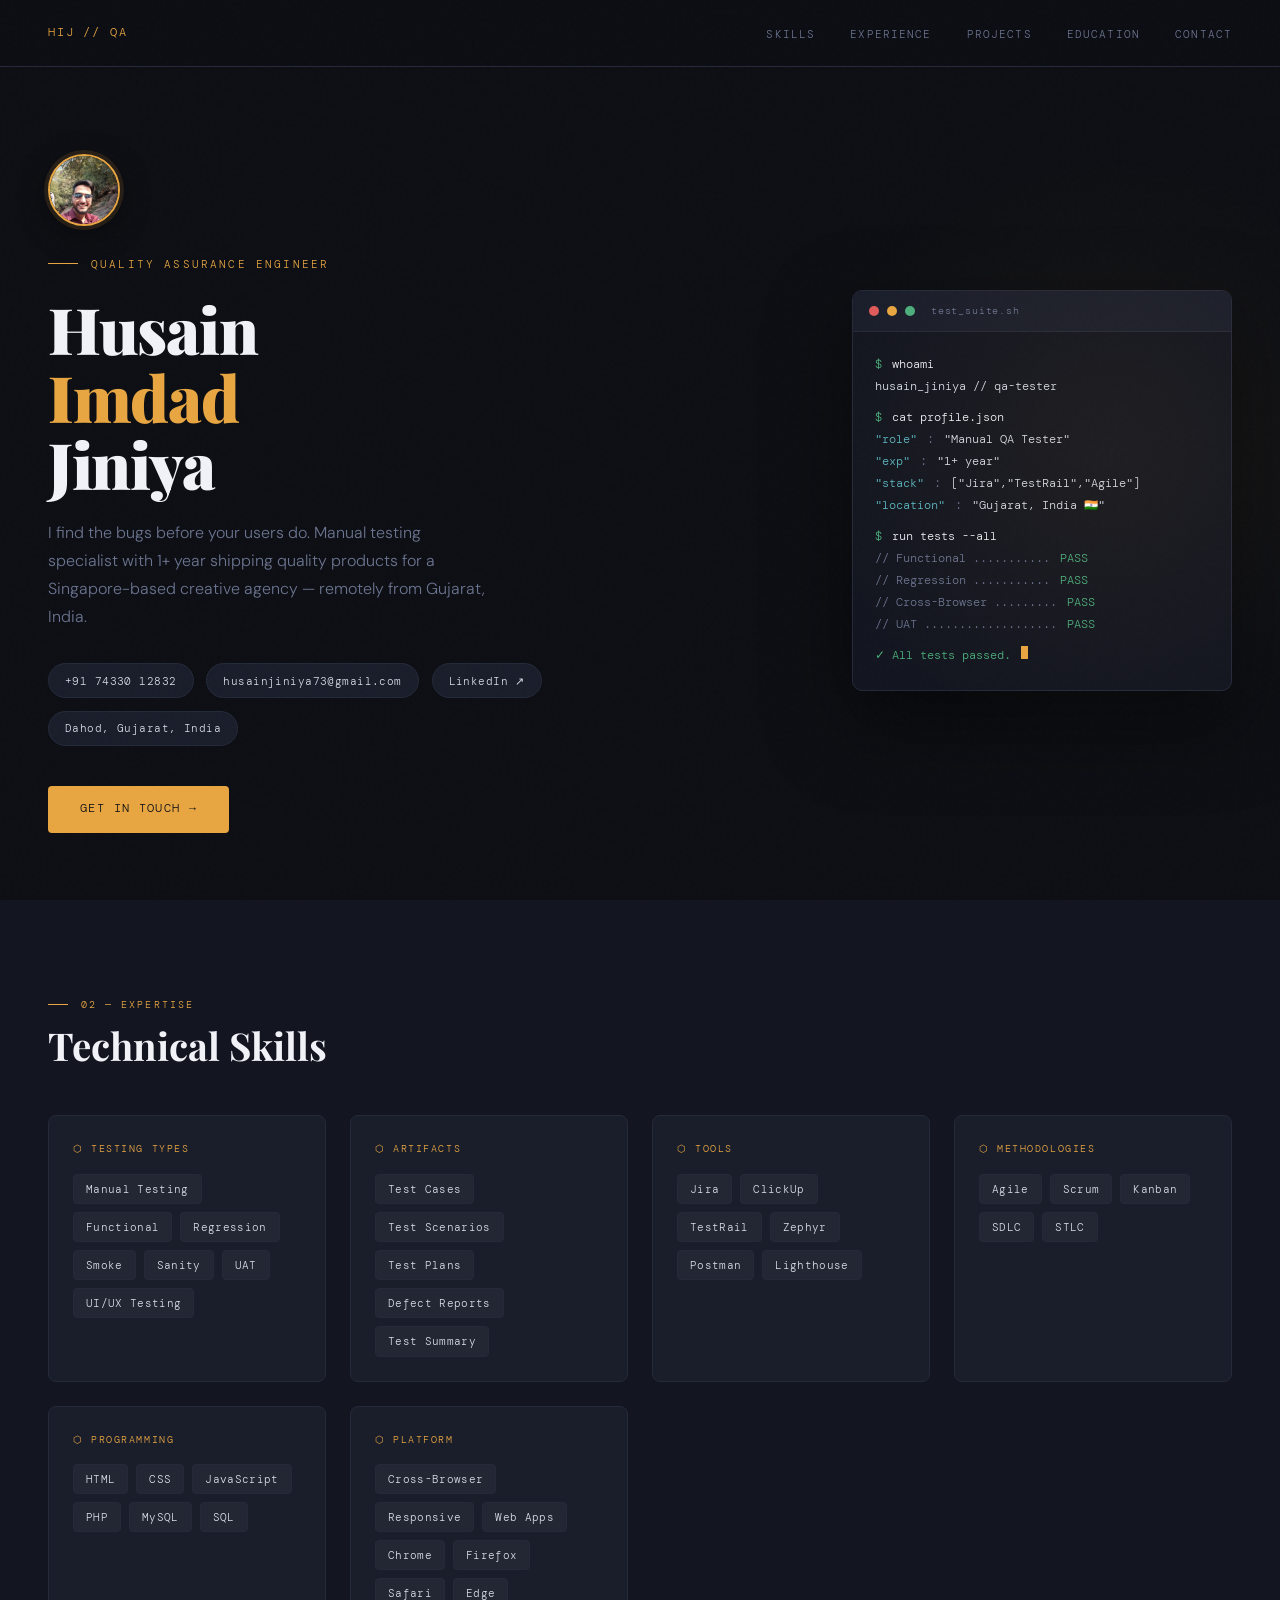
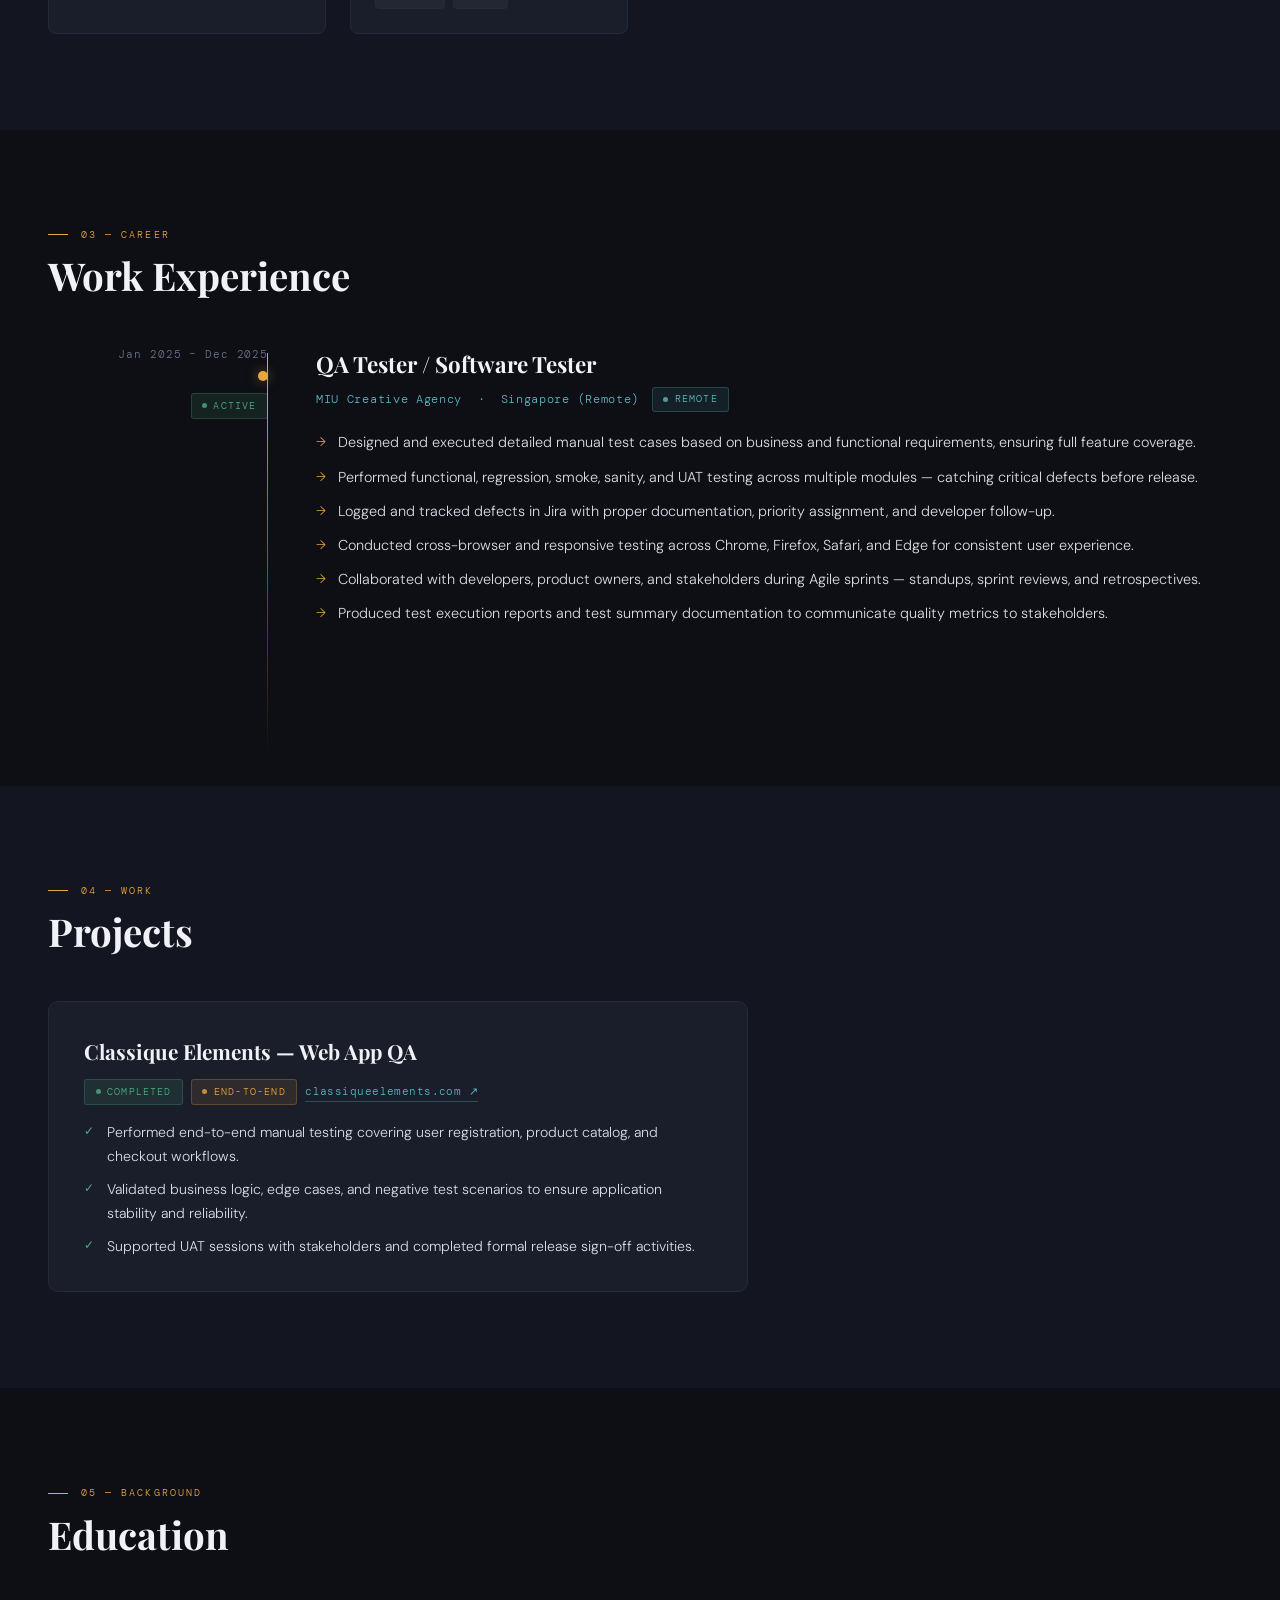
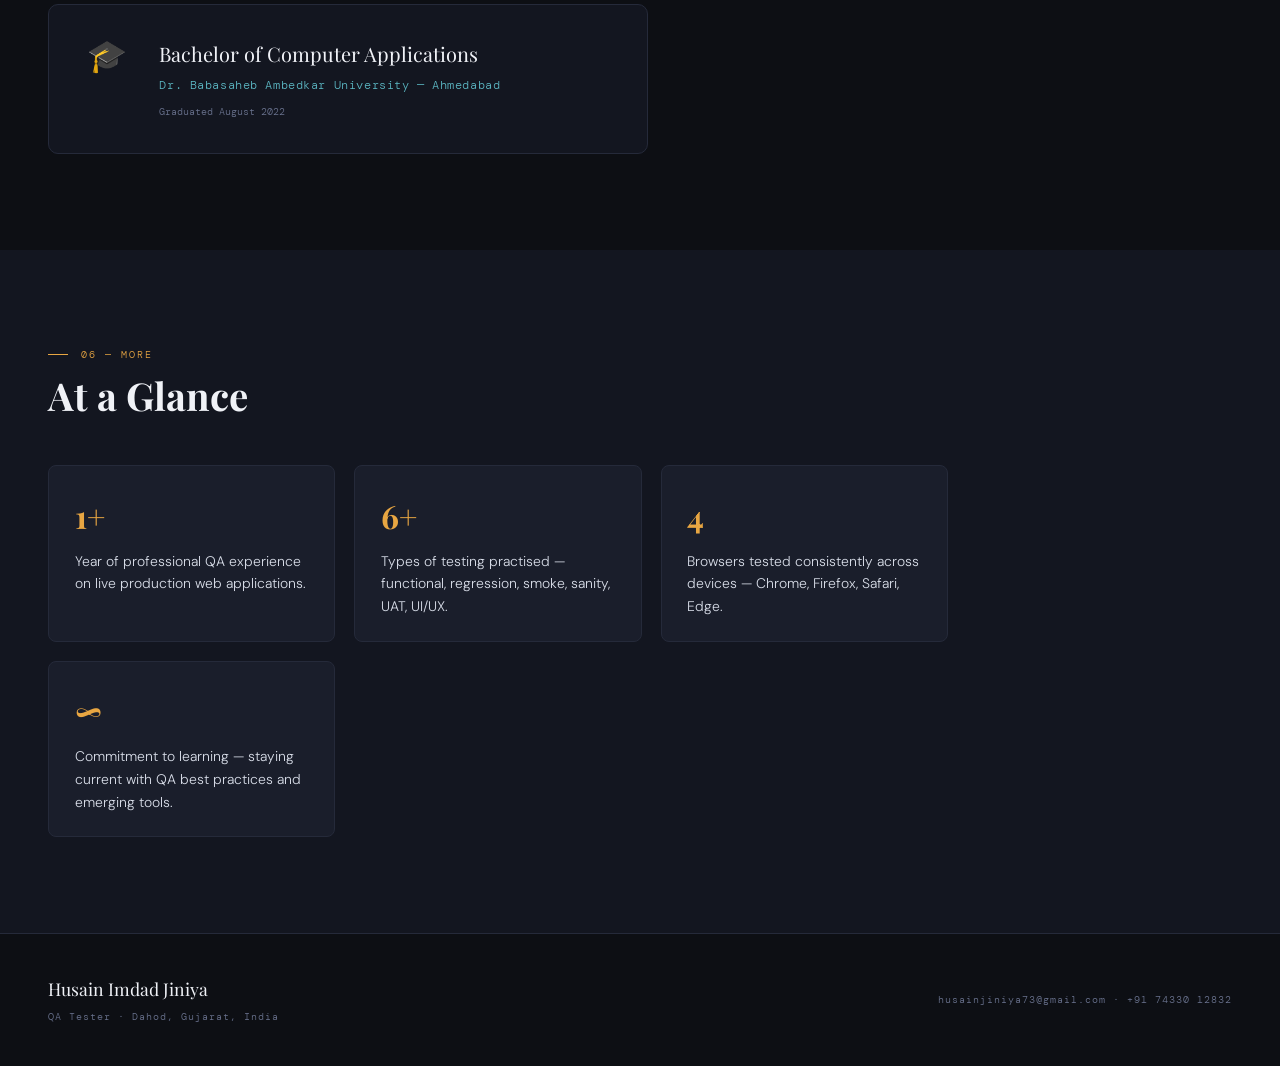
<file: husain_qa_portfolio (1).html>
<!DOCTYPE html>
<html lang="en">
<head>
<meta charset="UTF-8" />
<meta name="viewport" content="width=device-width, initial-scale=1.0"/>
<title>Husain Imdad Jiniya — QA Tester</title>
<link href="https://fonts.googleapis.com/css2?family=Playfair+Display:wght@400;700;900&family=DM+Mono:wght@300;400;500&family=DM+Sans:ital,wght@0,300;0,400;0,500;1,300&display=swap" rel="stylesheet"/>
<style>
  :root {
    --bg: #0d0f14;
    --bg2: #131620;
    --bg3: #1a1e2b;
    --border: #252a3a;
    --text: #d8dde8;
    --muted: #6b7490;
    --accent: #e8a642;
    --accent2: #5cb8c4;
    --pass: #4caf7d;
    --fail: #e05a5a;
    --white: #f0f2f7;
  }

  *, *::before, *::after { box-sizing: border-box; margin: 0; padding: 0; }

  html { scroll-behavior: smooth; }

  body {
    background: var(--bg);
    color: var(--text);
    font-family: 'DM Sans', sans-serif;
    font-weight: 300;
    line-height: 1.7;
    overflow-x: hidden;
  }

  /* ── NOISE OVERLAY ── */
  body::before {
    content: '';
    position: fixed;
    inset: 0;
    background-image: url("data:image/svg+xml,%3Csvg viewBox='0 0 256 256' xmlns='http://www.w3.org/2000/svg'%3E%3Cfilter id='noise'%3E%3CfeTurbulence type='fractalNoise' baseFrequency='0.9' numOctaves='4' stitchTiles='stitch'/%3E%3C/filter%3E%3Crect width='100%25' height='100%25' filter='url(%23noise)' opacity='0.03'/%3E%3C/svg%3E");
    pointer-events: none;
    z-index: 999;
    opacity: 0.4;
  }

  /* ── SCROLLBAR ── */
  ::-webkit-scrollbar { width: 4px; }
  ::-webkit-scrollbar-track { background: var(--bg); }
  ::-webkit-scrollbar-thumb { background: var(--accent); border-radius: 2px; }

  /* ── NAV ── */
  nav {
    position: fixed;
    top: 0; left: 0; right: 0;
    z-index: 100;
    display: flex;
    align-items: center;
    justify-content: space-between;
    padding: 1.2rem 3rem;
    background: rgba(13,15,20,0.85);
    backdrop-filter: blur(12px);
    border-bottom: 1px solid var(--border);
  }

  .nav-logo {
    font-family: 'DM Mono', monospace;
    font-size: 0.78rem;
    color: var(--accent);
    letter-spacing: 0.15em;
    text-transform: uppercase;
  }

  .nav-links {
    display: flex;
    gap: 2.2rem;
    list-style: none;
  }

  .nav-links a {
    font-family: 'DM Mono', monospace;
    font-size: 0.7rem;
    color: var(--muted);
    text-decoration: none;
    letter-spacing: 0.1em;
    text-transform: uppercase;
    transition: color 0.2s;
  }

  .nav-links a:hover { color: var(--accent); }

  /* ── STATUS BADGE ── */
  .badge {
    font-family: 'DM Mono', monospace;
    font-size: 0.62rem;
    letter-spacing: 0.12em;
    text-transform: uppercase;
    padding: 0.2rem 0.65rem;
    border-radius: 3px;
    display: inline-flex;
    align-items: center;
    gap: 0.4rem;
  }
  .badge::before {
    content: '';
    width: 5px;
    height: 5px;
    border-radius: 50%;
    background: currentColor;
    opacity: 0.8;
  }
  .badge-pass { background: rgba(76,175,125,0.12); color: var(--pass); border: 1px solid rgba(76,175,125,0.25); }
  .badge-accent { background: rgba(232,166,66,0.1); color: var(--accent); border: 1px solid rgba(232,166,66,0.25); }
  .badge-blue { background: rgba(92,184,196,0.1); color: var(--accent2); border: 1px solid rgba(92,184,196,0.25); }

  /* ── HERO ── */
  #hero {
    min-height: 100vh;
    display: grid;
    grid-template-columns: 1fr 1fr;
    align-items: center;
    padding: 0 3rem;
    padding-top: 5rem;
    position: relative;
    overflow: hidden;
  }

  #hero::after {
    content: '';
    position: absolute;
    right: -10%;
    top: 50%;
    transform: translateY(-50%);
    width: 600px;
    height: 600px;
    background: radial-gradient(circle, rgba(232,166,66,0.06) 0%, transparent 70%);
    pointer-events: none;
  }

  .hero-left { max-width: 580px; }

  .hero-tag {
    font-family: 'DM Mono', monospace;
    font-size: 0.68rem;
    color: var(--accent);
    letter-spacing: 0.2em;
    text-transform: uppercase;
    margin-bottom: 1.4rem;
    display: flex;
    align-items: center;
    gap: 0.8rem;
  }

  .hero-tag::before {
    content: '';
    width: 30px;
    height: 1px;
    background: var(--accent);
  }

  h1 {
    font-family: 'Playfair Display', serif;
    font-size: clamp(3rem, 5vw, 5.5rem);
    font-weight: 900;
    line-height: 1.05;
    color: var(--white);
    margin-bottom: 1.4rem;
    letter-spacing: -0.02em;
  }

  h1 span { color: var(--accent); }

  .hero-desc {
    font-size: 1rem;
    color: var(--muted);
    line-height: 1.75;
    max-width: 440px;
    margin-bottom: 2rem;
  }

  .hero-contacts {
    display: flex;
    flex-wrap: wrap;
    gap: 0.8rem;
    margin-bottom: 2.5rem;
  }

  .contact-pill {
    font-family: 'DM Mono', monospace;
    font-size: 0.68rem;
    color: var(--text);
    text-decoration: none;
    background: var(--bg3);
    border: 1px solid var(--border);
    padding: 0.45rem 1rem;
    border-radius: 100px;
    transition: border-color 0.2s, color 0.2s;
    letter-spacing: 0.04em;
  }

  .contact-pill:hover { border-color: var(--accent); color: var(--accent); }

  .hero-cta {
    display: inline-block;
    font-family: 'DM Mono', monospace;
    font-size: 0.72rem;
    letter-spacing: 0.12em;
    text-transform: uppercase;
    color: var(--bg);
    background: var(--accent);
    padding: 0.85rem 2rem;
    border-radius: 4px;
    text-decoration: none;
    transition: opacity 0.2s;
  }

  .hero-cta:hover { opacity: 0.85; }

  /* HERO RIGHT — Terminal card */
  .hero-right {
    display: flex;
    justify-content: flex-end;
    align-items: center;
  }

  .terminal-card {
    background: var(--bg2);
    border: 1px solid var(--border);
    border-radius: 10px;
    width: 380px;
    overflow: hidden;
    box-shadow: 0 30px 80px rgba(0,0,0,0.5);
  }

  .terminal-top {
    background: var(--bg3);
    padding: 0.7rem 1rem;
    display: flex;
    align-items: center;
    gap: 0.5rem;
    border-bottom: 1px solid var(--border);
  }

  .dot { width: 10px; height: 10px; border-radius: 50%; }
  .dot-r { background: #e05a5a; }
  .dot-y { background: #e8a642; }
  .dot-g { background: #4caf7d; }

  .terminal-title {
    font-family: 'DM Mono', monospace;
    font-size: 0.65rem;
    color: var(--muted);
    margin-left: 0.5rem;
    letter-spacing: 0.08em;
  }

  .terminal-body {
    padding: 1.4rem;
    font-family: 'DM Mono', monospace;
    font-size: 0.72rem;
    line-height: 1.9;
  }

  .t-line { display: flex; gap: 0.6rem; align-items: baseline; }
  .t-prompt { color: var(--pass); }
  .t-cmd { color: var(--white); }
  .t-key { color: var(--accent2); }
  .t-val { color: var(--text); }
  .t-comment { color: var(--muted); }
  .t-pass-txt { color: var(--pass); }
  .t-blank { height: 0.6rem; }
  .cursor {
    display: inline-block;
    width: 7px; height: 13px;
    background: var(--accent);
    vertical-align: middle;
    animation: blink 1.1s step-end infinite;
  }
  @keyframes blink { 50% { opacity: 0; } }

  /* ── SECTION COMMONS ── */
  section { padding: 6rem 3rem; }

  .section-label {
    font-family: 'DM Mono', monospace;
    font-size: 0.65rem;
    color: var(--accent);
    letter-spacing: 0.2em;
    text-transform: uppercase;
    margin-bottom: 0.6rem;
    display: flex;
    align-items: center;
    gap: 0.8rem;
  }

  .section-label::before {
    content: '';
    width: 20px; height: 1px;
    background: var(--accent);
  }

  h2 {
    font-family: 'Playfair Display', serif;
    font-size: clamp(2rem, 3vw, 3rem);
    font-weight: 700;
    color: var(--white);
    line-height: 1.15;
    margin-bottom: 3rem;
  }

  /* ── SKILLS ── */
  #skills { background: var(--bg2); }

  .skills-grid {
    display: grid;
    grid-template-columns: repeat(auto-fit, minmax(260px, 1fr));
    gap: 1.5rem;
  }

  .skill-group {
    background: var(--bg3);
    border: 1px solid var(--border);
    border-radius: 8px;
    padding: 1.5rem;
    transition: border-color 0.25s;
  }

  .skill-group:hover { border-color: rgba(232,166,66,0.3); }

  .skill-group-title {
    font-family: 'DM Mono', monospace;
    font-size: 0.65rem;
    color: var(--accent);
    letter-spacing: 0.15em;
    text-transform: uppercase;
    margin-bottom: 1rem;
    display: flex;
    align-items: center;
    gap: 0.5rem;
  }

  .skill-tags {
    display: flex;
    flex-wrap: wrap;
    gap: 0.5rem;
  }

  .skill-tag {
    font-family: 'DM Mono', monospace;
    font-size: 0.68rem;
    color: var(--text);
    background: rgba(255,255,255,0.04);
    border: 1px solid var(--border);
    padding: 0.3rem 0.75rem;
    border-radius: 4px;
    letter-spacing: 0.03em;
  }

  /* ── EXPERIENCE ── */
  #experience { position: relative; }

  .exp-block {
    display: grid;
    grid-template-columns: 220px 1fr;
    gap: 3rem;
    padding-bottom: 4rem;
    position: relative;
  }

  .exp-block::after {
    content: '';
    position: absolute;
    left: 219px;
    top: 8px;
    bottom: -4rem;
    width: 1px;
    background: linear-gradient(to bottom, var(--accent), transparent);
  }

  .exp-meta { text-align: right; }

  .exp-date {
    font-family: 'DM Mono', monospace;
    font-size: 0.68rem;
    color: var(--muted);
    letter-spacing: 0.08em;
    margin-bottom: 0.5rem;
  }

  .exp-dot {
    width: 10px; height: 10px;
    background: var(--accent);
    border-radius: 50%;
    margin: 0.5rem 0 0.5rem auto;
    box-shadow: 0 0 12px rgba(232,166,66,0.5);
  }

  .exp-content h3 {
    font-family: 'Playfair Display', serif;
    font-size: 1.4rem;
    color: var(--white);
    margin-bottom: 0.25rem;
  }

  .exp-company {
    font-family: 'DM Mono', monospace;
    font-size: 0.72rem;
    color: var(--accent2);
    letter-spacing: 0.06em;
    margin-bottom: 1.2rem;
    display: flex;
    align-items: center;
    gap: 0.8rem;
  }

  .exp-list {
    list-style: none;
    display: flex;
    flex-direction: column;
    gap: 0.65rem;
  }

  .exp-list li {
    font-size: 0.9rem;
    color: var(--text);
    padding-left: 1.4rem;
    position: relative;
    line-height: 1.65;
  }

  .exp-list li::before {
    content: '→';
    position: absolute;
    left: 0;
    color: var(--accent);
    font-size: 0.8rem;
  }

  /* ── PROJECTS ── */
  #projects { background: var(--bg2); }

  .project-card {
    background: var(--bg3);
    border: 1px solid var(--border);
    border-radius: 10px;
    padding: 2rem 2.2rem;
    max-width: 700px;
    transition: border-color 0.3s, transform 0.3s;
  }

  .project-card:hover {
    border-color: rgba(232,166,66,0.4);
    transform: translateY(-3px);
  }

  .project-header {
    display: flex;
    justify-content: space-between;
    align-items: flex-start;
    margin-bottom: 1rem;
    flex-wrap: wrap;
    gap: 0.6rem;
  }

  .project-card h3 {
    font-family: 'Playfair Display', serif;
    font-size: 1.3rem;
    color: var(--white);
  }

  .project-link {
    font-family: 'DM Mono', monospace;
    font-size: 0.68rem;
    color: var(--accent2);
    text-decoration: none;
    border-bottom: 1px solid rgba(92,184,196,0.3);
    padding-bottom: 1px;
    transition: color 0.2s, border-color 0.2s;
    letter-spacing: 0.04em;
  }
  .project-link:hover { color: var(--white); border-color: var(--white); }

  .project-list {
    list-style: none;
    display: flex;
    flex-direction: column;
    gap: 0.6rem;
    margin-top: 0.8rem;
  }

  .project-list li {
    font-size: 0.88rem;
    color: var(--text);
    padding-left: 1.4rem;
    position: relative;
  }

  .project-list li::before {
    content: '✓';
    position: absolute;
    left: 0;
    color: var(--pass);
    font-size: 0.75rem;
  }

  /* ── EDUCATION ── */
  #education { }

  .edu-card {
    display: flex;
    align-items: flex-start;
    gap: 2rem;
    background: var(--bg2);
    border: 1px solid var(--border);
    border-radius: 10px;
    padding: 2rem 2.4rem;
    max-width: 600px;
  }

  .edu-icon {
    font-size: 2rem;
    line-height: 1;
    margin-top: 0.2rem;
  }

  .edu-degree {
    font-family: 'Playfair Display', serif;
    font-size: 1.25rem;
    color: var(--white);
    margin-bottom: 0.3rem;
  }

  .edu-school {
    font-family: 'DM Mono', monospace;
    font-size: 0.72rem;
    color: var(--accent2);
    letter-spacing: 0.05em;
    margin-bottom: 0.5rem;
  }

  .edu-year {
    font-family: 'DM Mono', monospace;
    font-size: 0.65rem;
    color: var(--muted);
  }

  /* ── ADDITIONAL ── */
  #additional { background: var(--bg2); }

  .add-grid {
    display: grid;
    grid-template-columns: repeat(auto-fit, minmax(220px, 1fr));
    gap: 1.2rem;
    max-width: 900px;
  }

  .add-card {
    background: var(--bg3);
    border: 1px solid var(--border);
    border-radius: 8px;
    padding: 1.4rem 1.6rem;
  }

  .add-card p {
    font-size: 0.87rem;
    color: var(--text);
    line-height: 1.65;
  }

  .add-num {
    font-family: 'Playfair Display', serif;
    font-size: 2rem;
    color: var(--accent);
    font-weight: 700;
    margin-bottom: 0.4rem;
  }

  /* ── FOOTER ── */
  footer {
    border-top: 1px solid var(--border);
    padding: 2.5rem 3rem;
    display: flex;
    justify-content: space-between;
    align-items: center;
    flex-wrap: wrap;
    gap: 1rem;
  }

  .footer-name {
    font-family: 'Playfair Display', serif;
    font-size: 1.1rem;
    color: var(--white);
  }

  .footer-note {
    font-family: 'DM Mono', monospace;
    font-size: 0.62rem;
    color: var(--muted);
    letter-spacing: 0.1em;
  }

  /* ── FADE-IN ON SCROLL ── */
  .fade-in {
    opacity: 0;
    transform: translateY(24px);
    transition: opacity 0.7s ease, transform 0.7s ease;
  }
  .fade-in.visible {
    opacity: 1;
    transform: none;
  }

  /* ── RESPONSIVE ── */
  @media (max-width: 900px) {
    #hero { grid-template-columns: 1fr; padding-top: 6rem; }
    .hero-right { display: none; }
    .exp-block { grid-template-columns: 1fr; }
    .exp-block::after { display: none; }
    .exp-meta { text-align: left; }
    .exp-dot { margin: 0 0 0.5rem 0; }
    nav { padding: 1rem 1.5rem; }
    section { padding: 4rem 1.5rem; }
    footer { padding: 2rem 1.5rem; }
  }

  /* ── HERO PHOTO ── */
  .hero-photo-wrap {
    display: flex;
    align-items: flex-start;
    padding-top: 0.4rem;
    margin-bottom: 1.8rem;
  }
  .hero-photo {
    width: 72px;
    height: 72px;
    border-radius: 50%;
    object-fit: cover;
    object-position: top center;
    border: 2px solid var(--accent);
    box-shadow: 0 0 0 4px rgba(232,166,66,0.12), 0 8px 30px rgba(0,0,0,0.4);
  }

</style>
</head>
<body>

<!-- NAV -->
<nav>
  <div class="nav-logo">HIJ // QA</div>
  <ul class="nav-links">
    <li><a href="#skills">Skills</a></li>
    <li><a href="#experience">Experience</a></li>
    <li><a href="#projects">Projects</a></li>
    <li><a href="#education">Education</a></li>
    <li><a href="mailto:husainjiniya73@gmail.com">Contact</a></li>
  </ul>
</nav>

<!-- HERO -->
<section id="hero">
  <div class="hero-left fade-in">
    <div class="hero-photo-wrap"><img src="[data-uri]" alt="Husain Imdad Jiniya" class="hero-photo" /></div>
    <div class="hero-tag">Quality Assurance Engineer</div>
    <h1>Husain<br><span>Imdad</span><br>Jiniya</h1>
    <p class="hero-desc">
      I find the bugs before your users do. Manual testing specialist with 1+ year
      shipping quality products for a Singapore-based creative agency — remotely from Gujarat, India.
    </p>
    <div class="hero-contacts">
      <a class="contact-pill" href="tel:+917433012832">+91 74330 12832</a>
      <a class="contact-pill" href="mailto:husainjiniya73@gmail.com">husainjiniya73@gmail.com</a>
      <a class="contact-pill" href="https://www.linkedin.com/in/husain-imdad-jiniya-b29312235" target="_blank" rel="noopener noreferrer">LinkedIn ↗</a>
      <a class="contact-pill">Dahod, Gujarat, India</a>
    </div>
    <a class="hero-cta" href="mailto:husainjiniya73@gmail.com">Get in touch →</a>
  </div>
  <div class="hero-right fade-in">
    <div class="terminal-card">
      <div class="terminal-top">
        <div class="dot dot-r"></div>
        <div class="dot dot-y"></div>
        <div class="dot dot-g"></div>
        <div class="terminal-title">test_suite.sh</div>
      </div>
      <div class="terminal-body">
        <div class="t-line"><span class="t-prompt">$</span><span class="t-cmd">whoami</span></div>
        <div class="t-line"><span class="t-val">husain_jiniya // qa-tester</span></div>
        <div class="t-blank"></div>
        <div class="t-line"><span class="t-prompt">$</span><span class="t-cmd">cat profile.json</span></div>
        <div class="t-line"><span class="t-key">"role"</span><span class="t-comment">:</span><span class="t-val"> "Manual QA Tester"</span></div>
        <div class="t-line"><span class="t-key">"exp"</span><span class="t-comment">:</span><span class="t-val"> "1+ year"</span></div>
        <div class="t-line"><span class="t-key">"stack"</span><span class="t-comment">:</span><span class="t-val"> ["Jira","TestRail","Agile"]</span></div>
        <div class="t-line"><span class="t-key">"location"</span><span class="t-comment">:</span><span class="t-val"> "Gujarat, India 🇮🇳"</span></div>
        <div class="t-blank"></div>
        <div class="t-line"><span class="t-prompt">$</span><span class="t-cmd">run tests --all</span></div>
        <div class="t-line"><span class="t-comment">// Functional  ........... </span><span class="t-pass-txt">PASS</span></div>
        <div class="t-line"><span class="t-comment">// Regression  ........... </span><span class="t-pass-txt">PASS</span></div>
        <div class="t-line"><span class="t-comment">// Cross-Browser ......... </span><span class="t-pass-txt">PASS</span></div>
        <div class="t-line"><span class="t-comment">// UAT ................... </span><span class="t-pass-txt">PASS</span></div>
        <div class="t-blank"></div>
        <div class="t-line"><span class="t-pass-txt">✓ All tests passed.</span><span class="cursor"></span></div>
      </div>
    </div>
  </div>
</section>

<!-- SKILLS -->
<section id="skills">
  <div class="section-label">02 — Expertise</div>
  <h2>Technical Skills</h2>
  <div class="skills-grid">
    <div class="skill-group fade-in">
      <div class="skill-group-title">⬡ Testing Types</div>
      <div class="skill-tags">
        <span class="skill-tag">Manual Testing</span>
        <span class="skill-tag">Functional</span>
        <span class="skill-tag">Regression</span>
        <span class="skill-tag">Smoke</span>
        <span class="skill-tag">Sanity</span>
        <span class="skill-tag">UAT</span>
        <span class="skill-tag">UI/UX Testing</span>
      </div>
    </div>
    <div class="skill-group fade-in">
      <div class="skill-group-title">⬡ Artifacts</div>
      <div class="skill-tags">
        <span class="skill-tag">Test Cases</span>
        <span class="skill-tag">Test Scenarios</span>
        <span class="skill-tag">Test Plans</span>
        <span class="skill-tag">Defect Reports</span>
        <span class="skill-tag">Test Summary</span>
      </div>
    </div>
    <div class="skill-group fade-in">
      <div class="skill-group-title">⬡ Tools</div>
      <div class="skill-tags">
        <span class="skill-tag">Jira</span>
        <span class="skill-tag">ClickUp</span>
        <span class="skill-tag">TestRail</span>
        <span class="skill-tag">Zephyr</span>
        <span class="skill-tag">Postman</span>
        <span class="skill-tag">Lighthouse</span>
      </div>
    </div>
    <div class="skill-group fade-in">
      <div class="skill-group-title">⬡ Methodologies</div>
      <div class="skill-tags">
        <span class="skill-tag">Agile</span>
        <span class="skill-tag">Scrum</span>
        <span class="skill-tag">Kanban</span>
        <span class="skill-tag">SDLC</span>
        <span class="skill-tag">STLC</span>
      </div>
    </div>
    <div class="skill-group fade-in">
      <div class="skill-group-title">⬡ Programming</div>
      <div class="skill-tags">
        <span class="skill-tag">HTML</span>
        <span class="skill-tag">CSS</span>
        <span class="skill-tag">JavaScript</span>
        <span class="skill-tag">PHP</span>
        <span class="skill-tag">MySQL</span>
        <span class="skill-tag">SQL</span>
      </div>
    </div>
    <div class="skill-group fade-in">
      <div class="skill-group-title">⬡ Platform</div>
      <div class="skill-tags">
        <span class="skill-tag">Cross-Browser</span>
        <span class="skill-tag">Responsive</span>
        <span class="skill-tag">Web Apps</span>
        <span class="skill-tag">Chrome</span>
        <span class="skill-tag">Firefox</span>
        <span class="skill-tag">Safari</span>
        <span class="skill-tag">Edge</span>
      </div>
    </div>
  </div>
</section>

<!-- EXPERIENCE -->
<section id="experience">
  <div class="section-label">03 — Career</div>
  <h2>Work Experience</h2>
  <div class="exp-block fade-in">
    <div class="exp-meta">
      <div class="exp-date">Jan 2025 – Dec 2025</div>
      <div class="exp-dot"></div>
      <span class="badge badge-pass">Active</span>
    </div>
    <div class="exp-content">
      <h3>QA Tester / Software Tester</h3>
      <div class="exp-company">
        MIU Creative Agency &nbsp;·&nbsp; Singapore (Remote)
        <span class="badge badge-blue">Remote</span>
      </div>
      <ul class="exp-list">
        <li>Designed and executed detailed manual test cases based on business and functional requirements, ensuring full feature coverage.</li>
        <li>Performed functional, regression, smoke, sanity, and UAT testing across multiple modules — catching critical defects before release.</li>
        <li>Logged and tracked defects in Jira with proper documentation, priority assignment, and developer follow-up.</li>
        <li>Conducted cross-browser and responsive testing across Chrome, Firefox, Safari, and Edge for consistent user experience.</li>
        <li>Collaborated with developers, product owners, and stakeholders during Agile sprints — standups, sprint reviews, and retrospectives.</li>
        <li>Produced test execution reports and test summary documentation to communicate quality metrics to stakeholders.</li>
      </ul>
    </div>
  </div>
</section>

<!-- PROJECTS -->
<section id="projects">
  <div class="section-label">04 — Work</div>
  <h2>Projects</h2>
  <div class="project-card fade-in">
    <div class="project-header">
      <h3>Classique Elements — Web App QA</h3>
      <div style="display:flex;gap:0.5rem;flex-wrap:wrap;align-items:center;">
        <span class="badge badge-pass">Completed</span>
        <span class="badge badge-accent">End-to-End</span>
        <a href="https://classiqueelements.com/" target="_blank" rel="noopener noreferrer" class="project-link">classiqueelements.com ↗</a>
      </div>
    </div>
    <ul class="project-list">
      <li>Performed end-to-end manual testing covering user registration, product catalog, and checkout workflows.</li>
      <li>Validated business logic, edge cases, and negative test scenarios to ensure application stability and reliability.</li>
      <li>Supported UAT sessions with stakeholders and completed formal release sign-off activities.</li>
    </ul>
  </div>
</section>

<!-- EDUCATION -->
<section id="education">
  <div class="section-label">05 — Background</div>
  <h2>Education</h2>
  <div class="edu-card fade-in">
    <div class="edu-icon">🎓</div>
    <div>
      <div class="edu-degree">Bachelor of Computer Applications</div>
      <div class="edu-school">Dr. Babasaheb Ambedkar University — Ahmedabad</div>
      <div class="edu-year">Graduated August 2022</div>
    </div>
  </div>
</section>

<!-- ADDITIONAL -->
<section id="additional">
  <div class="section-label">06 — More</div>
  <h2>At a Glance</h2>
  <div class="add-grid">
    <div class="add-card fade-in">
      <div class="add-num">1+</div>
      <p>Year of professional QA experience on live production web applications.</p>
    </div>
    <div class="add-card fade-in">
      <div class="add-num">6+</div>
      <p>Types of testing practised — functional, regression, smoke, sanity, UAT, UI/UX.</p>
    </div>
    <div class="add-card fade-in">
      <div class="add-num">4</div>
      <p>Browsers tested consistently across devices — Chrome, Firefox, Safari, Edge.</p>
    </div>
    <div class="add-card fade-in">
      <div class="add-num">∞</div>
      <p>Commitment to learning — staying current with QA best practices and emerging tools.</p>
    </div>
  </div>
</section>

<!-- FOOTER -->
<footer>
  <div>
    <div class="footer-name">Husain Imdad Jiniya</div>
    <div class="footer-note" style="margin-top:0.3rem;">QA Tester · Dahod, Gujarat, India</div>
  </div>
  <div class="footer-note">husainjiniya73@gmail.com · +91 74330 12832</div>
</footer>

<script>
  // Intersection Observer for fade-in
  const observer = new IntersectionObserver((entries) => {
    entries.forEach((entry, i) => {
      if (entry.isIntersecting) {
        setTimeout(() => {
          entry.target.classList.add('visible');
        }, 80);
        observer.unobserve(entry.target);
      }
    });
  }, { threshold: 0.1 });

  document.querySelectorAll('.fade-in').forEach(el => observer.observe(el));

  // Stagger siblings inside grids
  document.querySelectorAll('.skills-grid, .add-grid').forEach(grid => {
    grid.querySelectorAll('.fade-in').forEach((child, i) => {
      child.style.transitionDelay = (i * 80) + 'ms';
    });
  });
</script>

</body>
</html>
</file>
